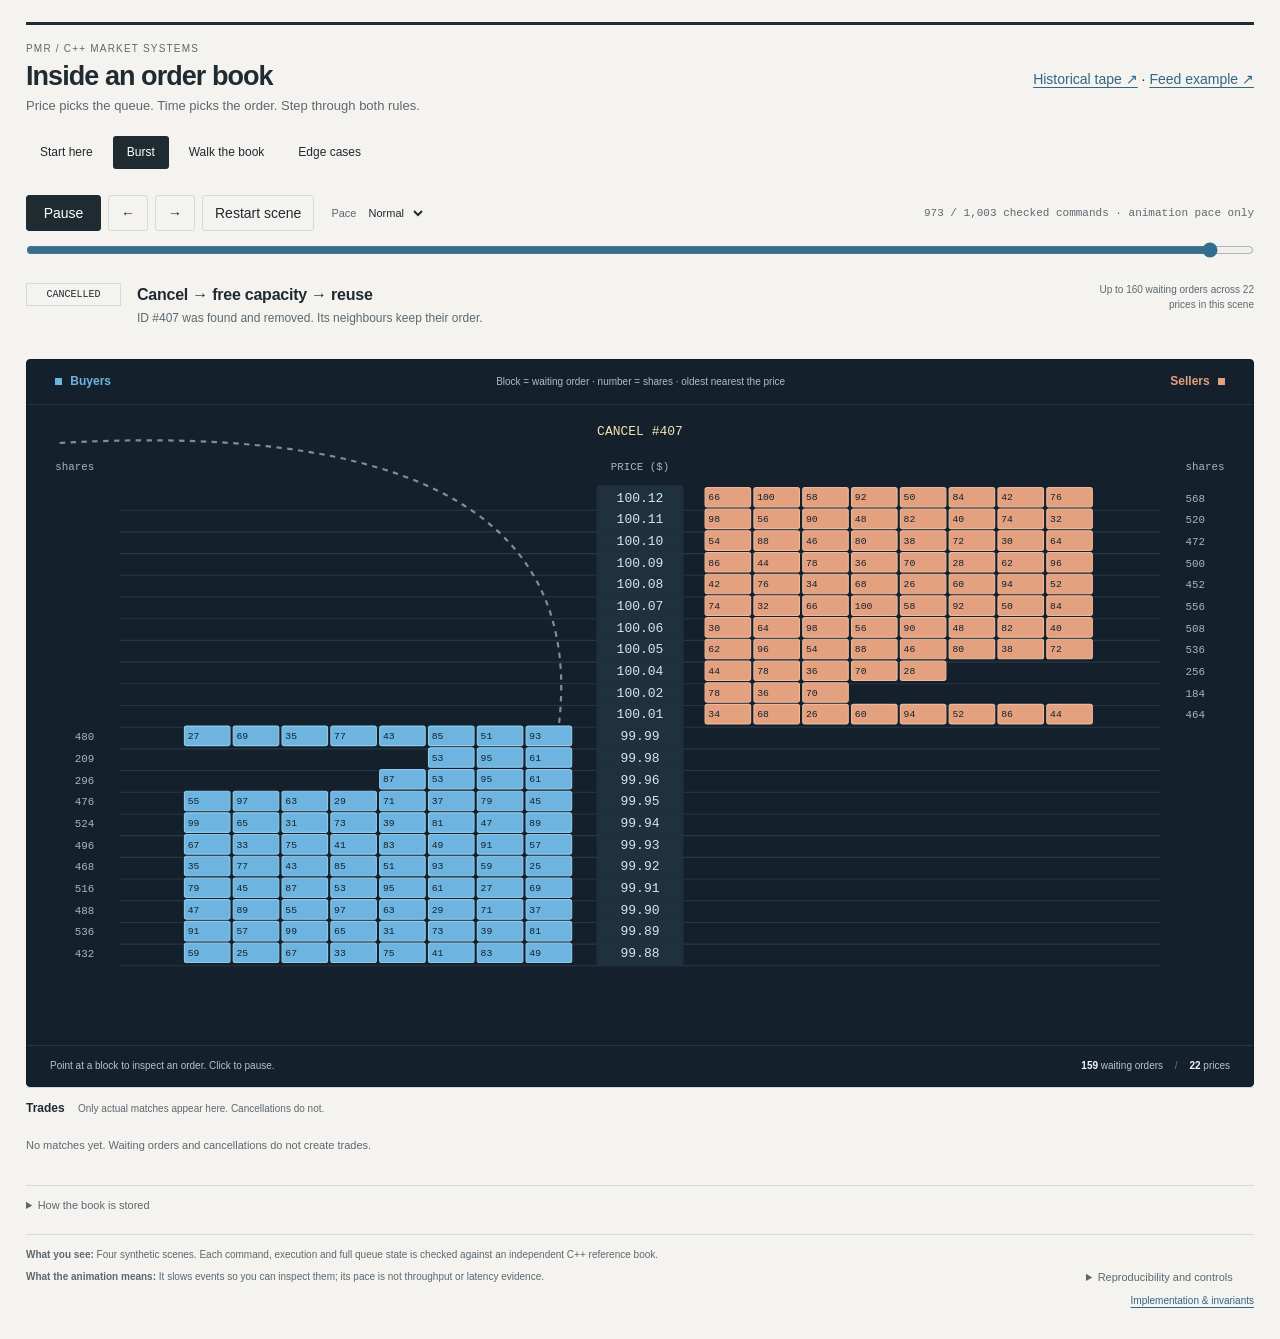
<file: docs/replay/index.html>
<!doctype html>
<html lang="en">
<head>
  <meta charset="utf-8"><meta name="viewport" content="width=device-width, initial-scale=1">
  <meta name="color-scheme" content="light">
  <title>Inside an order book — PMR</title>
  <link rel="stylesheet" href="style.css">
  <script defer src="book-data.js"></script><script defer src="replay.js"></script>
</head>
<body>
<main>
  <header><div><p class="eyebrow">PMR / C++ market systems</p><h1>Inside an order book</h1><p class="intro">Price picks the queue. Time picks the order. Step through both rules.</p></div><div><a href="tape.html">Historical tape ↗</a> · <a href="feed.html">Feed example ↗</a></div></header>
  <nav id="scenes" aria-label="Choose a demonstration"></nav>
  <section class="transport" aria-label="Playback controls">
    <button id="play" class="primary" type="button">Pause</button><button id="back" type="button" aria-label="Previous command">←</button><button id="next" type="button" aria-label="Next command">→</button><button id="restart" type="button">Restart scene</button>
    <label for="pace">Pace <select id="pace"><option value="0.25">Slow</option><option value="1" selected>Normal</option><option value="3">Fast</option></select></label>
    <span id="progress"></span><label class="sr-only" for="timeline">Command position</label><input id="timeline" type="range" min="0" max="1" value="0">
  </section>
  <section class="explanation" aria-live="polite" aria-atomic="true"><span id="status">C++ reference trace</span><div><h2 id="action">Loading the book…</h2><p id="reason">The browser shows recorded results. Matching happens in C++.</p></div><span id="scene-scale"></span></section>
  <section class="stage" aria-label="Animated order book">
    <div class="stage-top"><span><i class="buy-dot"></i> Buyers</span><span class="stage-key">Block = waiting order · number = shares · oldest nearest the price</span><span>Sellers <i class="sell-dot"></i></span></div>
    <div class="drawing"><svg id="book" viewBox="0 0 1100 590" role="group" aria-label="Waiting order queues grouped by price"><g id="rows"></g><g id="routes" aria-hidden="true"></g><g id="orders"></g><g id="effects" aria-hidden="true"></g></svg><p id="load-error" hidden></p></div>
    <div class="stage-bottom"><span id="inspect">Point at a block to inspect an order. Click to pause.</span><span><b id="live-count">0</b> waiting orders <i>/</i> <b id="price-count">0</b> prices</span></div>
  </section>
  <section class="trades" aria-label="Executed trades"><h2>Trades <span>Only actual matches appear here. Cancellations do not.</span></h2><div id="tape"></div></section>
  <details id="structure"><summary>How the book is stored</summary><div class="structure-grid"><div><h3>Sorted price indexes <span>best price at the right end</span></h3><div class="index-row"><span>Buy</span><div id="bid-index"></div></div><div class="index-row"><span>Sell</span><div id="ask-index"></div></div></div><div class="storage"><h3>Reserved order capacity</h3><div id="capacity-track"><i></i></div><p id="capacity"></p><p id="lookup">Cancel uses an ID lookup, then unlinks the queue entry.</p></div></div></details>
  <footer><p><strong>What you see:</strong> Four synthetic scenes. Each command, execution and full queue state is checked against an independent C++ reference book.</p><p><strong>What the animation means:</strong> It slows events so you can inspect them; its pace is not throughput or latency evidence.</p><details><summary>Reproducibility and controls</summary><p id="identity"></p><p>Each scene starts from a checked state. Playing continues to the next scene; pause, step or scrub to inspect. Reduced-motion preference starts playback paused.</p></details><a href="../engineering.md">Implementation &amp; invariants</a></footer>
  <noscript><p>JavaScript is required for the visualizer. See the <a href="../demo.txt">text matching example</a>.</p></noscript>
</main>
</body>
</html>
</file>
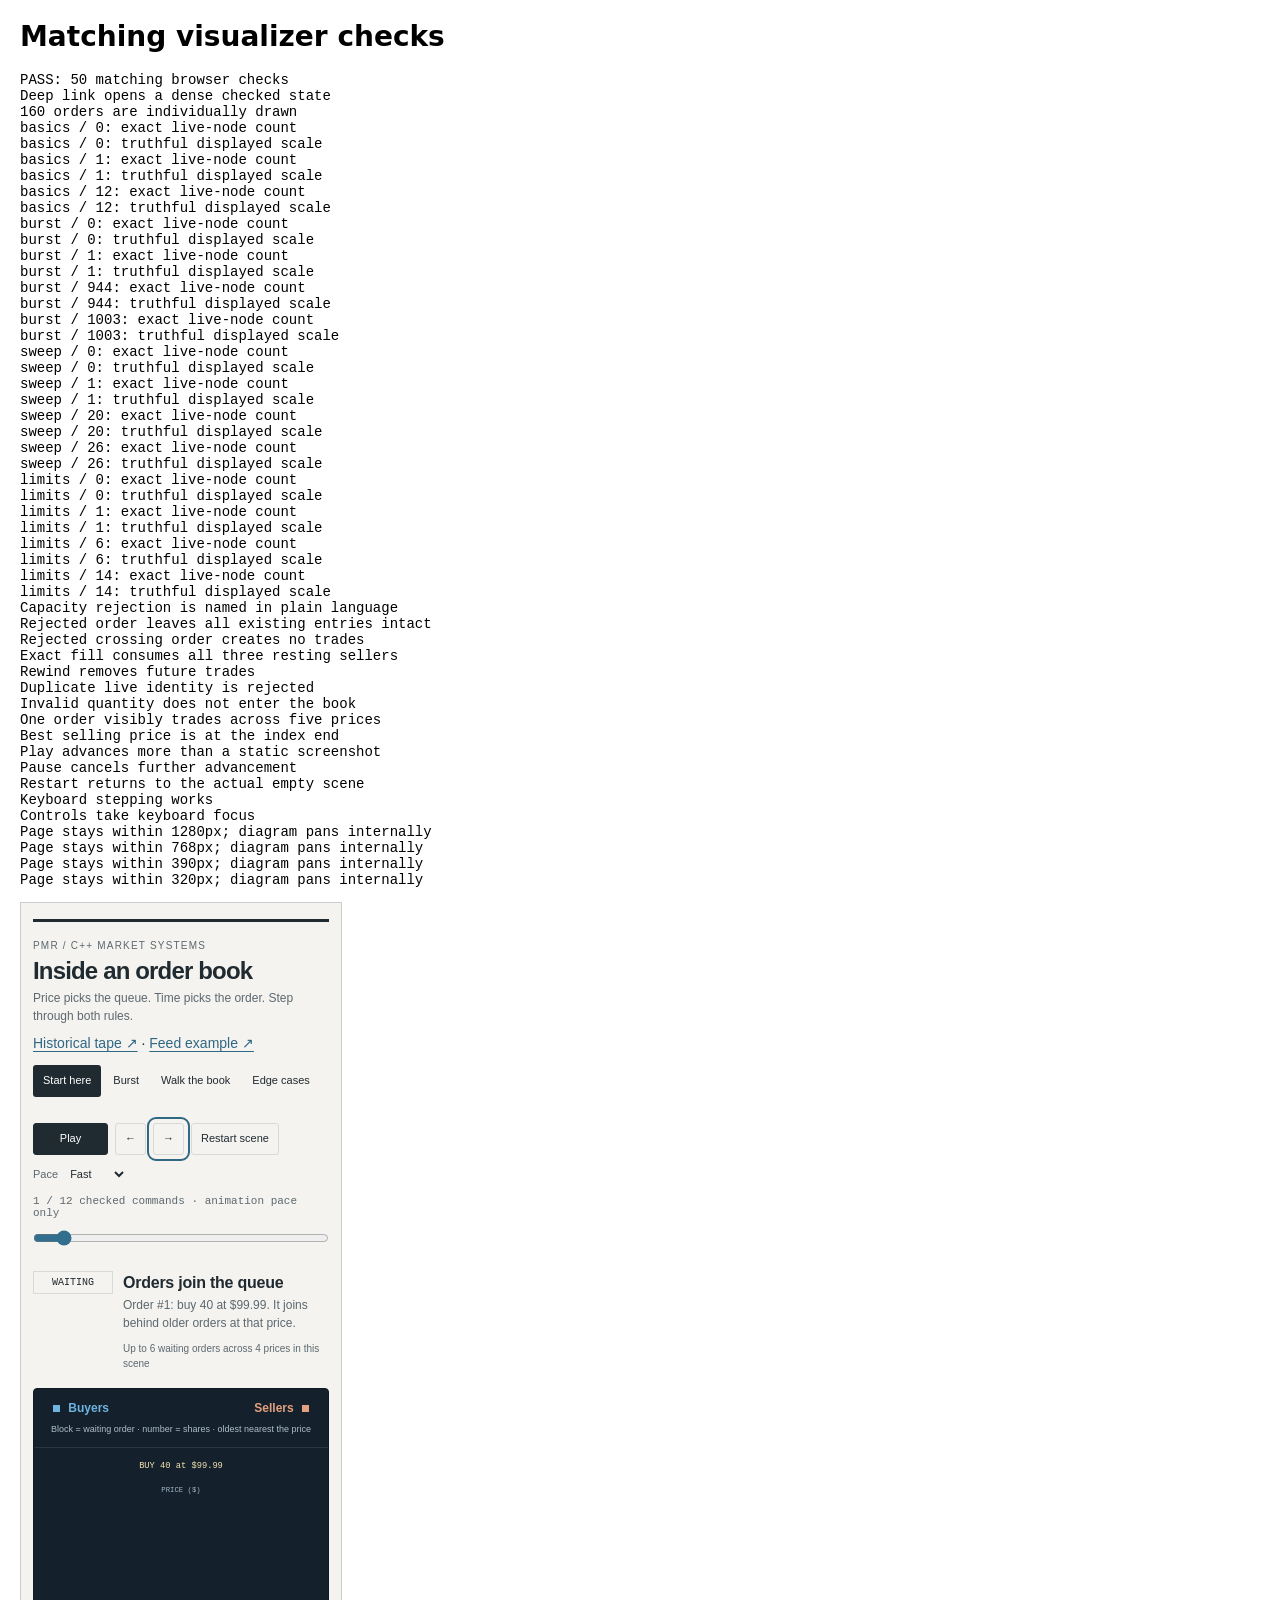
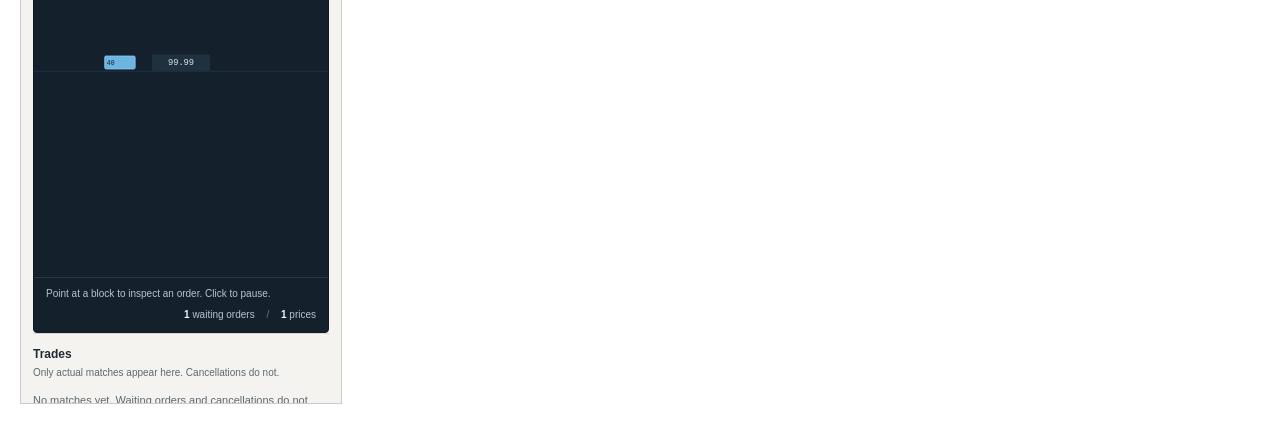
<file: tests/book_view_test.html>
<!doctype html>
<html lang="en">
<meta charset="utf-8"><meta name="viewport" content="width=device-width,initial-scale=1">
<title>Matching visualizer checks</title>
<style>body{font:14px system-ui;margin:20px}iframe{display:block;width:1280px;height:1100px;max-width:100%;border:1px solid #ccc}pre{white-space:pre-wrap}</style>
<h1>Matching visualizer checks</h1><pre id="result">RUNNING</pre><iframe id="view" title="Matching visualizer"></iframe>
<script>
"use strict";
const view=document.getElementById("view"), output=document.getElementById("result"), passed=[];
const check=(value,message)=>{if(!value)throw new Error(message);passed.push(message);};
const wait=ms=>new Promise(resolve=>setTimeout(resolve,ms));
view.addEventListener("load",async()=>{
 try{
  const w=view.contentWindow,d=view.contentDocument,$=id=>d.getElementById(id);
  const jump=n=>{$("timeline").value=n;$("timeline").dispatchEvent(new w.Event("input",{bubbles:true}));};
  const select=key=>d.querySelector(`button[data-scene="${key}"]`).click();
  const index=()=>Number(d.body.dataset.frame);
  check(d.body.dataset.scene==="burst"&&index()===944,"Deep link opens a dense checked state");
  check($("orders").querySelectorAll('[data-live="true"]').length===160,"160 orders are individually drawn");
  for(const scene of w.MSIM_BOOK.cases){
   select(scene.key);
   for(const n of [...new Set([0,1,scene.initial,scene.frames.length])]){
    jump(n);
    const expected=new Map();
    for(const f of scene.frames.slice(0,n)){f.remove.forEach(id=>expected.delete(id));f.updates.forEach(o=>expected.set(o[0],o));}
    check($("orders").querySelectorAll('[data-live="true"]').length===expected.size,`${scene.key} / ${n}: exact live-node count`);
    check(Number($("live-count").textContent.replaceAll(",",""))===expected.size,`${scene.key} / ${n}: truthful displayed scale`);
   }
  }
  select("limits");jump(6);
  const before=[...$("orders").querySelectorAll('[data-live="true"]')].map(n=>n.dataset.ref).sort().join();
  jump(7);
  check($("status").textContent==="NO ROOM","Capacity rejection is named in plain language");
  check([...$("orders").querySelectorAll('[data-live="true"]')].map(n=>n.dataset.ref).sort().join()===before,"Rejected order leaves all existing entries intact");
  check(!$("tape").querySelector(".trade"),"Rejected crossing order creates no trades");
  jump(8);check($("tape").querySelectorAll(".trade").length===3,"Exact fill consumes all three resting sellers");
  jump(7);check(!$("tape").querySelector(".trade"),"Rewind removes future trades");
  jump(10);check($("status").textContent==="DUPLICATE ID","Duplicate live identity is rejected");
  jump(12);check($("status").textContent==="BAD QUANTITY","Invalid quantity does not enter the book");
  select("sweep");jump(21);
  check($("tape").querySelectorAll(".trade").length===5,"One order visibly trades across five prices");
  const prices=[...$("ask-index").children].map(n=>Number(n.textContent));
  check(prices.at(-1)===Math.min(...prices),"Best selling price is at the index end");
  select("basics");jump(0);$("pace").value="3";$("play").click();await wait(240);$("play").click();
  const stopped=index();check(stopped>0,"Play advances more than a static screenshot");await wait(240);check(index()===stopped,"Pause cancels further advancement");
  $("restart").click();check(index()===0,"Restart returns to the actual empty scene");
  d.body.dispatchEvent(new w.KeyboardEvent("keydown",{key:"ArrowRight",bubbles:true}));check(index()===1,"Keyboard stepping works");
  $("next").focus();check(d.activeElement===$("next"),"Controls take keyboard focus");
  for(const width of [1280,768,390,320]){view.style.width=width+"px";await wait(30);check(d.documentElement.scrollWidth<=d.documentElement.clientWidth+1,`Page stays within ${width}px; diagram pans internally`);}
  if(w.matchMedia("(prefers-reduced-motion: reduce)").matches)check(w.getComputedStyle($("orders").querySelector(".node")).transitionDuration==="0s","Reduced motion removes node transitions");
  output.textContent=`PASS: ${passed.length} matching browser checks\n`+passed.join("\n");document.title="PASS — Matching visualizer checks";
 }catch(error){output.textContent="FAIL: "+error.stack+"\n"+passed.join("\n");document.title="FAIL — Matching visualizer checks";}
});
view.src="../docs/replay/index.html#burst-944";
</script>
</html>
</file>
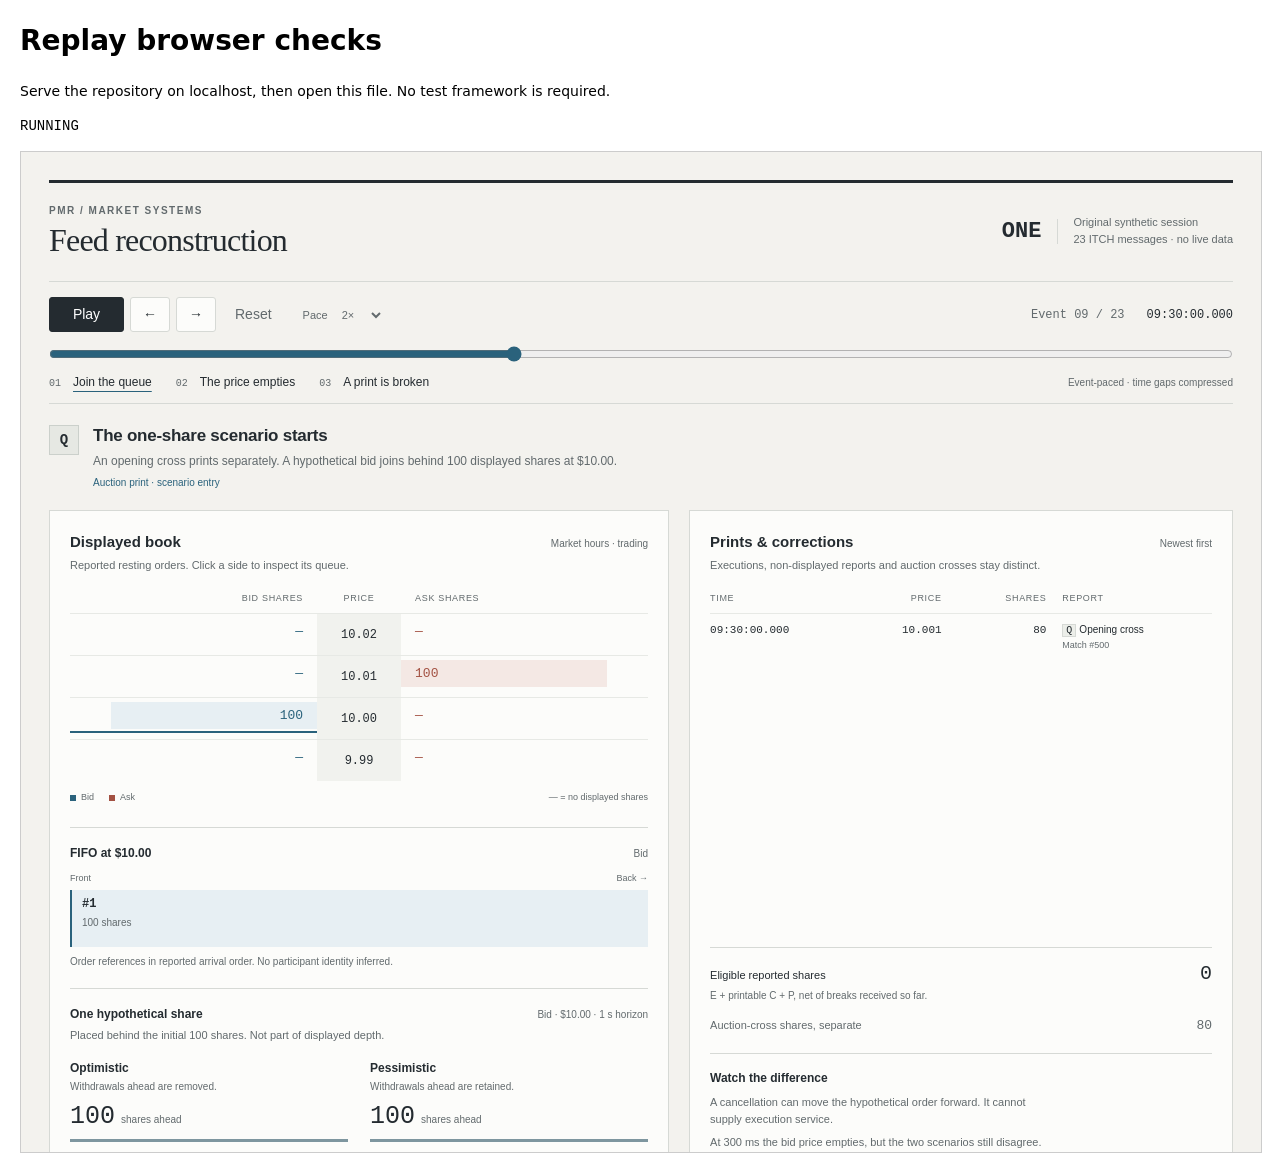
<file: tests/replay_view_test.html>
<!doctype html>
<html lang="en">
<meta charset="utf-8">
<meta name="viewport" content="width=device-width, initial-scale=1">
<title>Replay browser checks</title>
<style>body{font:14px/1.5 system-ui;margin:20px}iframe{display:block;border:1px solid #ccc;width:1280px;height:1000px;max-width:100%}pre{white-space:pre-wrap}</style>
<h1>Replay browser checks</h1>
<p>Serve the repository on localhost, then open this file. No test framework is required.</p>
<pre id="result">RUNNING</pre>
<iframe id="view" title="Replay under test"></iframe>
<script>
"use strict";
const view = document.getElementById("view"), result = document.getElementById("result");
const passed = [];
function check(value, message) { if (!value) throw new Error(message); passed.push(message); }
function wait(ms) { return new Promise(resolve => setTimeout(resolve,ms)); }
view.addEventListener("load", async () => {
  try {
    const w = view.contentWindow, d = view.contentDocument, $ = id => d.getElementById(id);
    const jump = n => { $("timeline").value = n; $("timeline").dispatchEvent(new w.Event("input",{bubbles:true})); };
    const state = () => Number($("replay").dataset.frame);
    check(state() === 9, "Opens at the scenario entry");
    $("next").click();
    check(state() === 10 && $("queue-orders").children.length === 2, "Next reveals FIFO arrival behind reference #1");
    $("next").click();
    check($("optimistic").querySelector("strong").textContent === "10" && $("pessimistic").querySelector("strong").textContent === "100", "Cancellation separates scenario shares ahead");
    $("next").click();
    check($("optimistic").querySelector(".outcome").textContent.includes("no excess service"), "Reaching the front alone is not an opportunity");
    $("next").click();
    check(!$("queue-orders").querySelector(".order") && $("optimistic").classList.contains("opportunity") && !$("pessimistic").classList.contains("opportunity"), "Empty displayed price and model opportunity remain distinct");
    jump(15);
    check($("eligible-shares").textContent === "37" && !d.querySelector('[data-match="102"]').classList.contains("broken"), "P report prints without a future correction leak");
    const orders = $("queue-orders").textContent;
    jump(18);
    check($("eligible-shares").textContent === "31" && d.querySelector('[data-match="102"]').classList.contains("broken"), "Break strikes the original print and corrects eligible volume");
    check($("queue-orders").textContent !== orders && $("queue-orders").textContent.includes("4 shares"), "Only the intervening E changes remaining displayed quantity");
    const after = $("queue-orders").textContent;
    jump(17);
    check($("queue-orders").textContent === after && !d.querySelector('[data-match="102"]').classList.contains("broken"), "Rewinding a correction restores the tape, not book quantity");
    jump(16);
    check($("scenario-clock").textContent.includes("horizon complete"), "Later events cannot extend the one-second scenario");
    d.querySelector('.side[data-side="S"][data-price="100100"]').click();
    check($("queue-orders").querySelector('[data-ref="2"]') !== null, "Selecting the ask shows its actual order reference");
    $("reset").click();
    check(state() === 9 && $("queue-side").textContent === "Bid", "Reset restores entry and bid selection");
    for (const frame of w.MSIM_REPLAY.frames) {
      jump(frame.ordinal);
      check(state() === frame.ordinal && $("event-title").textContent === frame.title && $("prints").children.length === frame.tape.length, `Snapshot ${frame.ordinal} renders exactly`);
    }
    check($("next").disabled && $("cross-shares").textContent === "160", "Terminal frame disables forward stepping and keeps auction volume separate");
    jump(0);
    check($("previous").disabled && $("prints").children.length === 0 && !$("empty-tape").hidden, "Initial frame has an empty book/tape and no backward step");
    d.body.dispatchEvent(new w.KeyboardEvent("keydown",{key:"ArrowRight",bubbles:true}));
    check(state() === 1, "Keyboard right arrow advances from the page");
    $("next").focus();
    check(d.activeElement === $("next"), "Controls accept keyboard focus");
    jump(22);
    $("speed").value = "2";
    $("play").click();
    await wait(800);
    check(state() === 23 && $("play").textContent === "Play", "Playback stops at the terminal frame");
    $("reset").click();
    $("play").click();
    $("play").click();
    await wait(700);
    check(state() === 9, "Pause cancels pending advancement");
    for (const width of [1280,768,390,320]) {
      view.style.width = width + "px";
      await wait(40);
      check(d.documentElement.scrollWidth <= d.documentElement.clientWidth + 1, `No horizontal overflow at ${width}px`);
    }
    if (w.matchMedia("(prefers-reduced-motion: reduce)").matches) {
      check(w.getComputedStyle(d.querySelector(".side i")).transitionDuration === "0s", "Reduced-motion preference removes transitions");
    }
    result.textContent = `PASS: ${passed.length} browser checks\n` + passed.join("\n");
    document.title = "PASS — Replay browser checks";
  } catch (error) {
    result.textContent = "FAIL: " + error.stack + "\nPassed:\n" + passed.join("\n");
    document.title = "FAIL — Replay browser checks";
  }
});
view.src = "../docs/replay/feed.html";
</script>
</html>
</file>
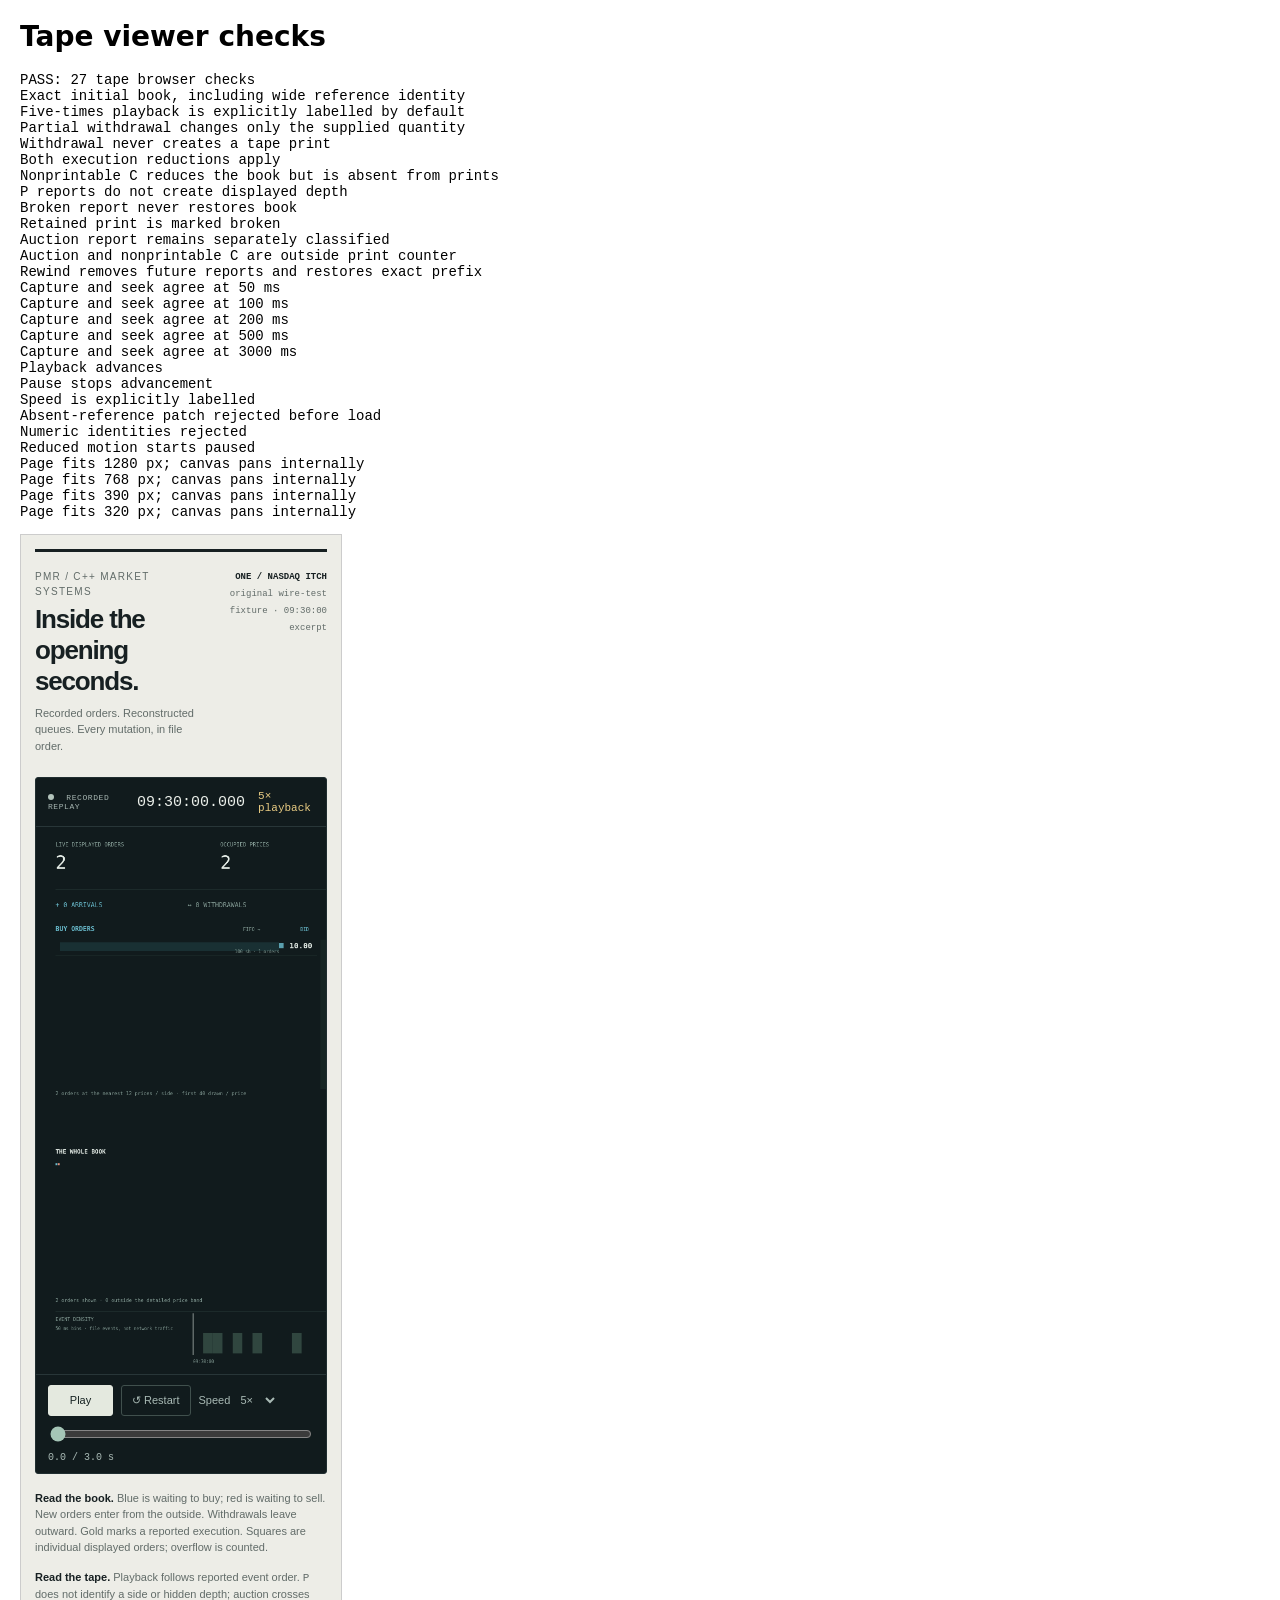
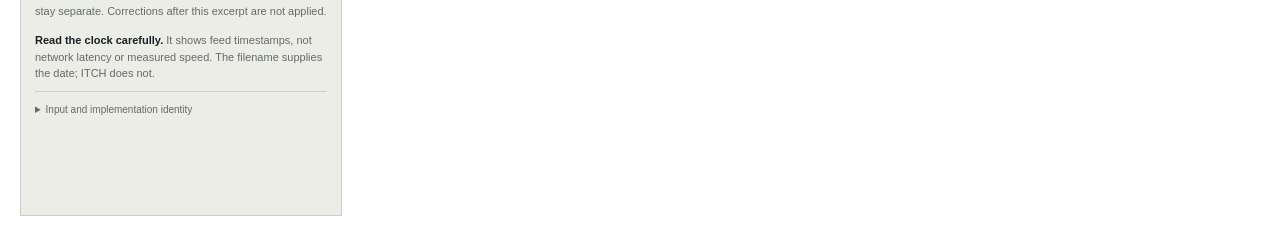
<file: tests/tape_view_test.html>
<!doctype html>
<html lang="en"><meta charset="utf-8"><meta name="viewport" content="width=device-width,initial-scale=1"><title>Tape viewer checks</title>
<style>body{font:14px system-ui;margin:20px}iframe{width:1280px;max-width:100%;height:1280px;border:1px solid #ccc}pre{white-space:pre-wrap}</style>
<h1>Tape viewer checks</h1><pre id="result">RUNNING</pre><iframe id="view" title="Tape viewer" src="../docs/replay/tape.html"></iframe>
<script>
'use strict';
const view=document.getElementById('view'),passed=[],wait=ms=>new Promise(resolve=>setTimeout(resolve,ms));
const check=(v,m)=>{if(!v)throw Error(m);passed.push(m);};
view.addEventListener('load',async()=>{try{
 const w=view.contentWindow,d=view.contentDocument,$=id=>d.getElementById(id),api=w.PMR_TAPE,start=34200000000000;
 const event=(n,t,k,extra={})=>({n,t,raw_ns:start+t,k,updates:[],removes:[],qty:0,price:0,execution_price:0,match:'0',side:'-',printable:'-',code:'-',...extra});
 const payload={schema:1,verified:true,stock:'ONE',date_label:'original wire-test fixture',start_ns:start,end_ns:start+3e9,input_sha256:'0'.repeat(64),input_bytes:710,source_id:'test',executable_sha256:'test',playback_speed:5,clock_regressions:0,initial:[['9007199254740993','B',100000,100],['2','S',100100,100]],events:[
 event(1,50e6,'A',{updates:[['3','B',100000,20]],side:'B',price:100000,qty:20}),
 event(2,100e6,'X',{updates:[['9007199254740993','B',100000,10]],side:'B',price:100000,qty:90}),
 event(3,200e6,'E',{removes:['9007199254740993'],side:'B',price:100000,qty:10,printable:'Y',match:'100'}),
 event(4,300e6,'C',{removes:['3'],side:'B',price:100000,execution_price:99999,qty:20,printable:'N',match:'101'}),
 event(5,500e6,'P',{price:100000,qty:7,match:'102'}),event(6,2100e6,'B',{match:'102'}),event(7,2200e6,'Q',{price:100010,qty:80,match:'500',code:'O'})]};
 api.load(payload);api.seek(0);check(api.state().orders.length===2,'Exact initial book, including wide reference identity');check($('speed-label').textContent==='5× playback','Five-times playback is explicitly labelled by default');
 api.seek(100);check(api.state().orders.find(o=>o[0]==='9007199254740993')[3]===10,'Partial withdrawal changes only the supplied quantity');check(api.state().tape.length===0,'Withdrawal never creates a tape print');
 api.seek(300);check(api.state().orders.length===1,'Both execution reductions apply');check(api.state().tape.length===1,'Nonprintable C reduces the book but is absent from prints');
 api.seek(500);check(api.state().orders.length===1&&api.state().tape[0].k==='P','P reports do not create displayed depth');
 api.seek(2200);check(api.state().orders.length===1,'Broken report never restores book');check(api.state().tape.find(p=>p.match==='102'&&p.k==='P').broken,'Retained print is marked broken');check(api.state().tape[0].k==='Q','Auction report remains separately classified');check(api.state().counts.prints===2,'Auction and nonprintable C are outside print counter');
 api.seek(0);check(api.state().tape.length===0&&api.state().orders.length===2,'Rewind removes future reports and restores exact prefix');
 for(const ms of [50,100,200,500,3000]){api.frame(ms);const a=api.state();api.seek(ms);check(JSON.stringify(a.orders)===JSON.stringify(api.state().orders),'Capture and seek agree at '+ms+' ms');}
 $('restart').click();$('play').click();await wait(180);$('play').click();const stopped=api.state().cursor;check(stopped>0,'Playback advances');await wait(100);check(api.state().cursor===stopped,'Pause stops advancement');
 $('speed').value='10';$('speed').dispatchEvent(new w.Event('change'));check($('speed-label').textContent==='10× playback','Speed is explicitly labelled');
 const bad=JSON.parse(JSON.stringify(payload));bad.events[0].removes=['missing'];let refused=false;try{api.load(bad);}catch(e){refused=true;}check(refused,'Absent-reference patch rejected before load');
 const unsafe=JSON.parse(JSON.stringify(payload));unsafe.initial[0][0]=9007199254740993;refused=false;try{api.load(unsafe);}catch(e){refused=true;}check(refused,'Numeric identities rejected');
 api.load(payload);check(api.state().playing===!w.matchMedia('(prefers-reduced-motion: reduce)').matches,'Reduced motion starts paused');api.seek(0);
 for(const width of [1280,768,390,320]){view.style.width=width+'px';await wait(20);check(d.documentElement.scrollWidth<=d.documentElement.clientWidth+1,'Page fits '+width+' px; canvas pans internally');}
 document.getElementById('result').textContent='PASS: '+passed.length+' tape browser checks\n'+passed.join('\n');document.title='PASS — Tape viewer checks';
}catch(e){document.getElementById('result').textContent='FAIL: '+e.stack+'\n'+passed.join('\n');document.title='FAIL — Tape viewer checks';}});
</script></html>
</file>
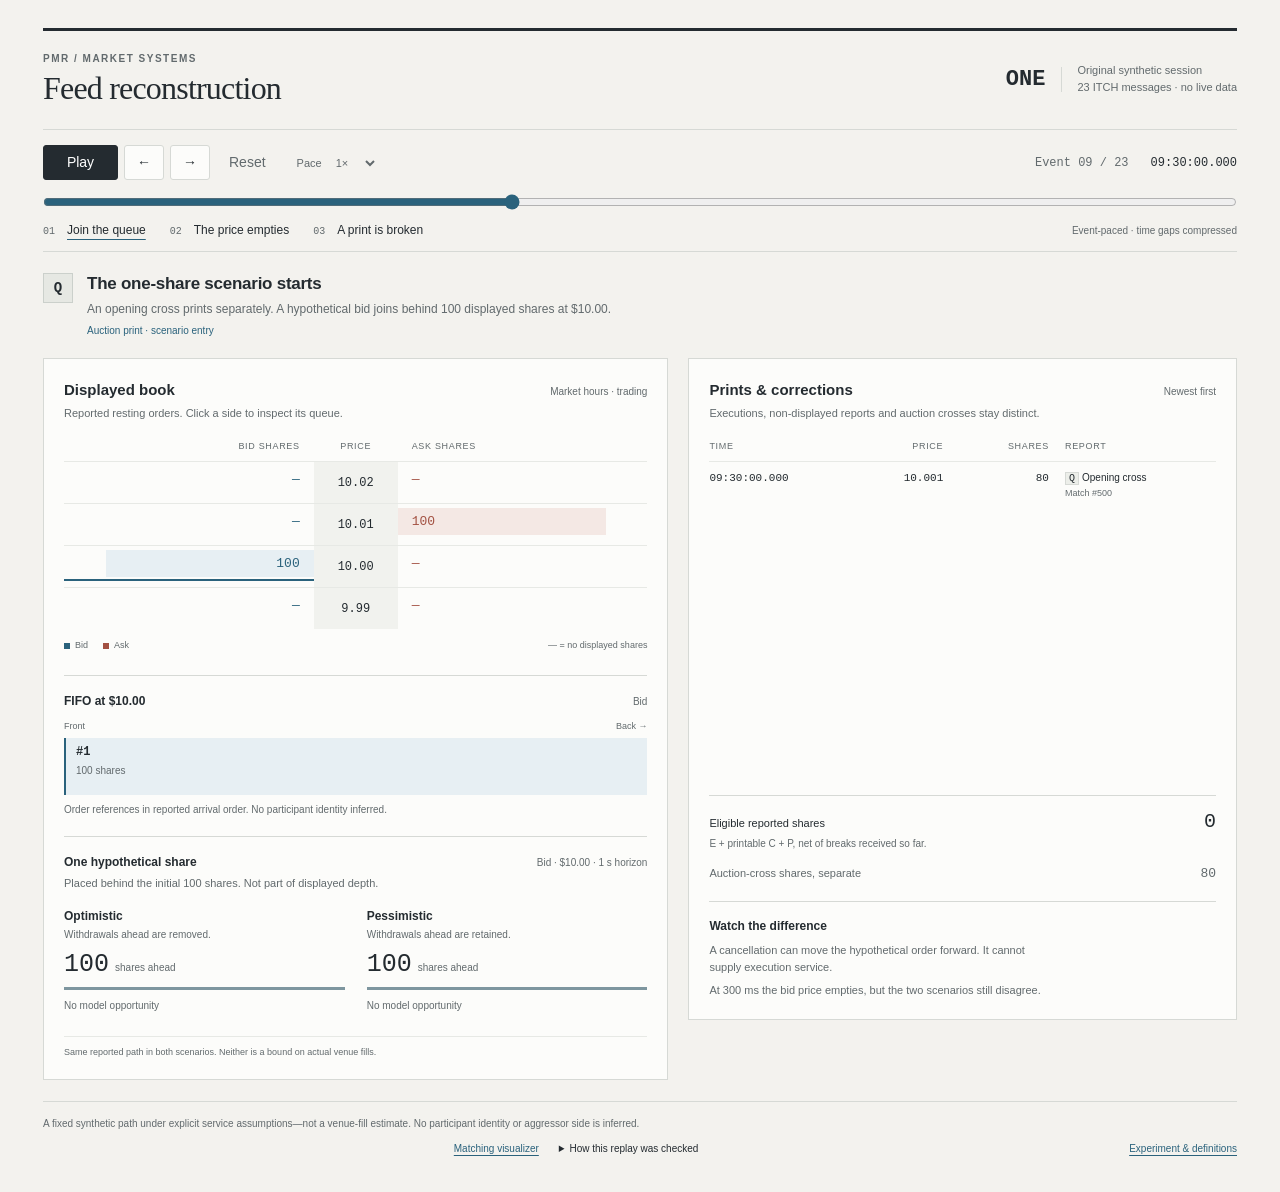
<file: docs/replay/feed.html>
<!doctype html>
<html lang="en">
<head>
  <meta charset="utf-8">
  <meta name="viewport" content="width=device-width, initial-scale=1">
  <meta name="color-scheme" content="light">
  <title>Feed reconstruction — PMR</title>
  <link rel="stylesheet" href="feed.css">
  <script defer src="demo-data.js"></script>
  <script defer src="feed.js"></script>
</head>
<body>
  <a class="skip" href="#controls">Skip to replay controls</a>
  <main id="replay">
    <header class="masthead">
      <div><p class="eyebrow">PMR / Market systems</p><h1>Feed reconstruction</h1></div>
      <div class="instrument"><strong>ONE</strong><span>Original synthetic session<br>23 ITCH messages · no live data</span></div>
    </header>

    <section id="controls" class="controls" aria-label="Replay controls">
      <div class="transport">
        <button id="play" class="primary" type="button">Play</button>
        <button id="previous" type="button" aria-label="Previous event">←</button>
        <button id="next" type="button" aria-label="Next event">→</button>
        <button id="reset" class="quiet" type="button">Reset</button>
        <label class="speed">Pace <select id="speed"><option value="0.5">0.5×</option><option value="1" selected>1×</option><option value="2">2×</option></select></label>
      </div>
      <div class="position"><span id="event-count">Event — / 23</span><time id="clock">—</time></div>
      <label class="sr-only" for="timeline">Event position</label>
      <input id="timeline" type="range" min="0" max="23" value="9" step="1">
      <div class="chapters" role="group" aria-label="Jump to a moment">
        <button type="button" data-frame="9">01 <span>Join the queue</span></button>
        <button type="button" data-frame="13">02 <span>The price empties</span></button>
        <button type="button" data-frame="18">03 <span>A print is broken</span></button>
        <span class="pace-note">Event-paced · time gaps compressed</span>
      </div>
    </section>

    <section class="event" aria-label="Current event">
      <span id="event-kind" class="event-kind">Q</span>
      <div><h2 id="event-title">Loading replay…</h2><p id="event-note">This page displays snapshots exported from the checked demonstration.</p></div>
      <span id="event-flow" class="flow"></span>
    </section>

    <div class="workspace">
      <section class="book panel" aria-labelledby="book-title">
        <div class="panel-heading"><h2 id="book-title">Displayed book</h2><span id="market-state" class="small-label">Market hours</span></div>
        <p class="panel-intro">Reported resting orders. Click a side to inspect its queue.</p>
        <div class="ladder" role="table" aria-label="Displayed price ladder">
          <div class="ladder-head" role="row"><span role="columnheader">Bid shares</span><span role="columnheader">Price</span><span role="columnheader">Ask shares</span></div>
          <div id="levels" role="rowgroup"></div>
        </div>
        <div class="book-key"><span><i class="bid-key"></i> Bid</span><span><i class="ask-key"></i> Ask</span><span>— = no displayed shares</span></div>
        <section class="queue" aria-labelledby="queue-title">
          <div class="queue-heading"><h3 id="queue-title">FIFO at $10.00</h3><span id="queue-side" class="small-label">Bid</span></div>
          <div class="queue-direction"><span>Front</span><span>Back →</span></div>
          <div id="queue-orders" class="queue-orders"></div>
          <p id="queue-caption" class="queue-caption"></p>
        </section>
        <section class="scenario" aria-labelledby="scenario-title">
          <div class="queue-heading"><h3 id="scenario-title">One hypothetical share</h3><span class="small-label">Bid · $10.00 · 1 s horizon</span></div>
          <p class="panel-intro">Placed behind the initial 100 shares. Not part of displayed depth.</p>
          <div class="scenario-grid">
            <div class="scenario-arm" id="optimistic"><h4>Optimistic</h4><p class="assumption">Withdrawals ahead are removed.</p><p class="ahead"><strong>100</strong><span>shares ahead</span></p><div class="ahead-track"><i></i></div><p class="outcome">Waiting for execution service</p></div>
            <div class="scenario-arm" id="pessimistic"><h4>Pessimistic</h4><p class="assumption">Withdrawals ahead are retained.</p><p class="ahead"><strong>100</strong><span>shares ahead</span></p><div class="ahead-track"><i></i></div><p class="outcome">Waiting for execution service</p></div>
          </div>
          <p id="scenario-clock" class="scenario-clock">Scenario starts at market open.</p>
        </section>
      </section>

      <section class="tape panel" aria-labelledby="tape-title">
        <div class="panel-heading"><h2 id="tape-title">Prints &amp; corrections</h2><span class="small-label">Newest first</span></div>
        <p class="panel-intro">Executions, non-displayed reports and auction crosses stay distinct.</p>
        <div class="tape-scroll">
          <table><caption class="sr-only">Reported trade tape at the current event</caption><thead><tr><th scope="col">Time</th><th scope="col">Price</th><th scope="col">Shares</th><th scope="col">Report</th></tr></thead><tbody id="prints"></tbody></table>
          <p id="empty-tape" class="empty-tape">No reported trades yet.</p>
        </div>
        <div class="ledger">
          <div><span>Eligible reported shares</span><strong id="eligible-shares">0</strong></div>
          <p>E + printable C + P, net of breaks received so far.</p>
          <div class="cross-total"><span>Auction-cross shares, separate</span><strong id="cross-shares">0</strong></div>
        </div>
        <aside class="reading-note"><h3>Watch the difference</h3><p>A cancellation can move the hypothetical order forward. It cannot supply execution service.</p><p>At 300 ms the bid price empties, but the two scenarios still disagree.</p></aside>
      </section>
    </div>

    <footer>
      <p>A fixed synthetic path under explicit service assumptions—not a venue-fill estimate. No participant identity or aggressor side is inferred.</p>
      <a href="index.html">Matching visualizer</a>
      <details><summary>How this replay was checked</summary><p>Every displayed transition comes from checked C++ observations of the original 710-byte session. An independent raw-byte reconstruction agrees. Scenario states come from the research calculation; the browser only renders snapshots.</p><p>Printable <code>E/C</code> executions appear on the tape. <code>P</code> has no known-side displayed queue service. <code>Q</code> stays an auction report. A broken-trade correction changes accounting; it does not restore displayed orders.</p><p>This is a fixed demonstration. Gaps between session events are compressed; animation is not latency. Use the slider or arrow buttons to inspect all 23 messages.</p><p id="provenance" class="provenance"></p></details>
      <a href="../market-data.md">Experiment &amp; definitions</a>
    </footer>
    <p id="announcement" class="sr-only" aria-live="polite" aria-atomic="true"></p>
    <noscript><p class="load-error">JavaScript is needed for replay controls. The <a href="../market-data.md">written experiment</a> remains available.</p></noscript>
  </main>
</body>
</html>
</file>
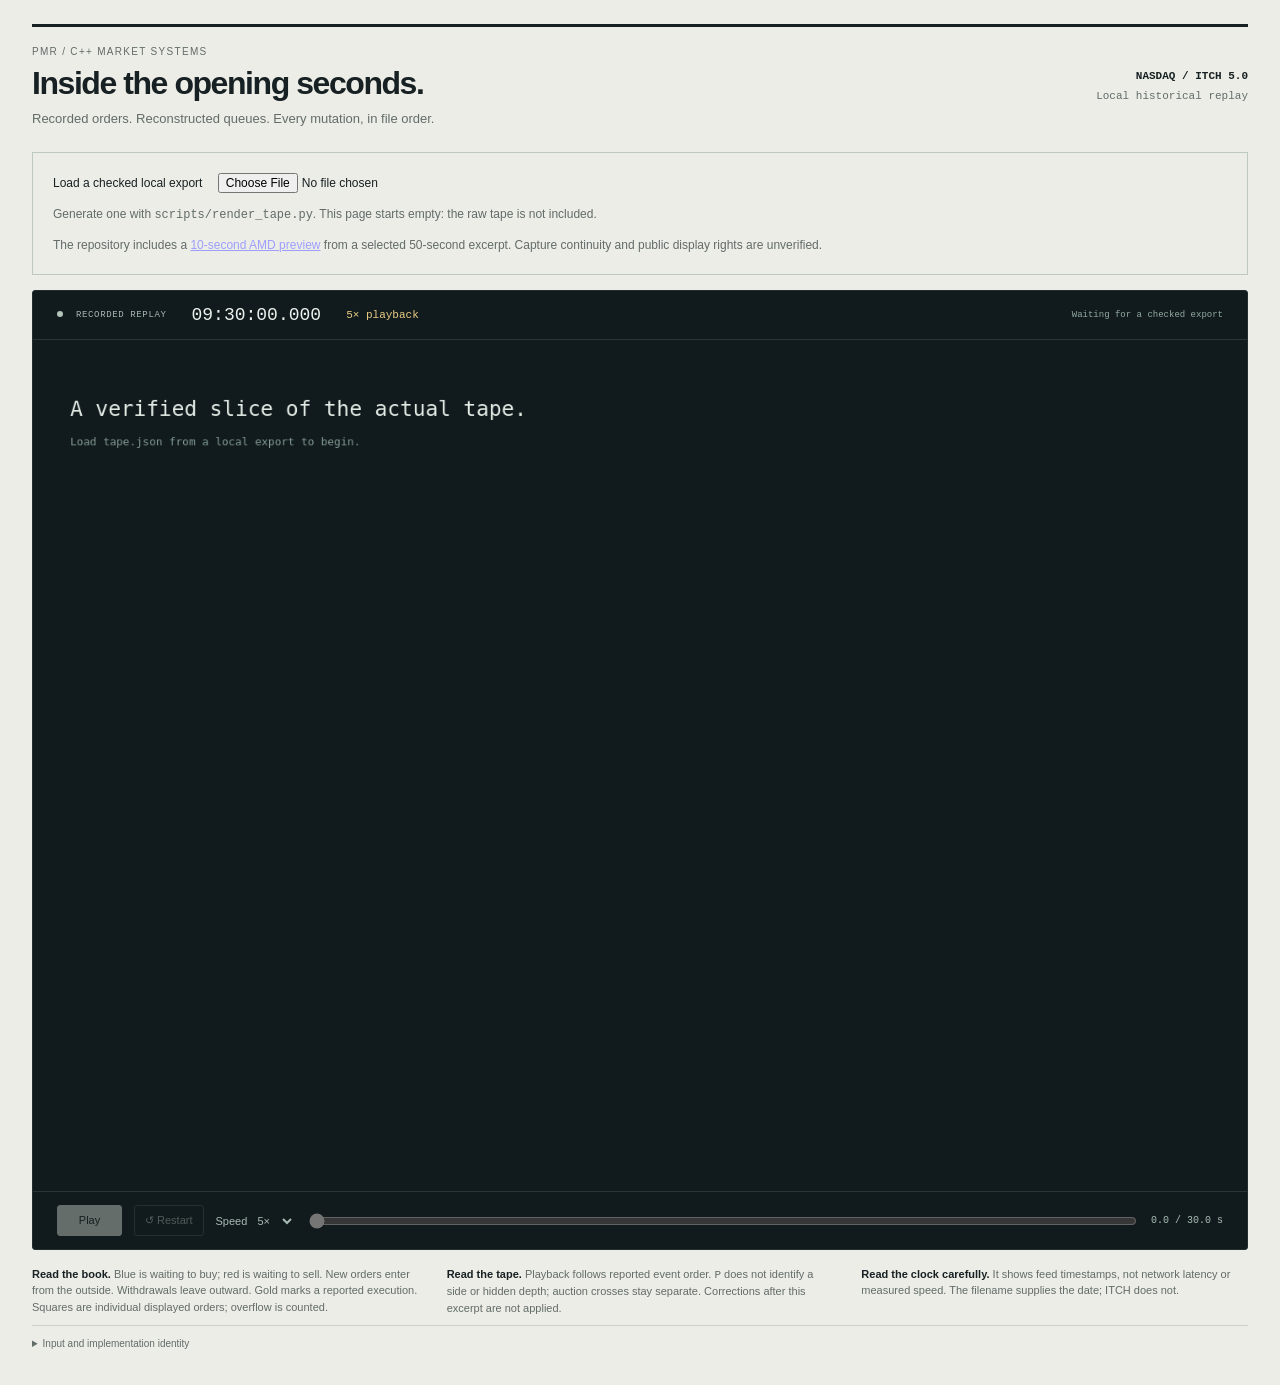
<file: docs/replay/tape.html>
<!doctype html>
<html lang="en">
<head>
  <meta charset="utf-8"><meta name="viewport" content="width=device-width, initial-scale=1">
  <meta name="color-scheme" content="dark"><title>Recorded order flow — PMR</title>
  <link rel="stylesheet" href="tape.css"><!-- LOCAL_DATA --><script defer src="tape.js"></script>
</head>
<body>
<main>
  <header><div><p class="eyebrow">PMR / C++ market systems</p><h1>Inside the opening seconds.</h1><p class="deck">Recorded orders. Reconstructed queues. Every mutation, in file order.</p></div><div class="source"><b id="symbol">NASDAQ / ITCH 5.0</b><span id="date">Local historical replay</span></div></header>
  <section id="loader"><label>Load a checked local export <input id="file" type="file" accept="application/json,.json"></label><p>Generate one with <code>scripts/render_tape.py</code>. This page starts empty: the raw tape is not included.</p><p>The repository includes a <a href="assets/amd-open-5x.mp4">10-second AMD preview</a> from a selected 50-second excerpt. Capture continuity and public display rights are unverified.</p></section>
  <p id="error" role="alert" hidden></p>
  <section class="instrument" aria-label="Historical displayed order book">
    <div class="readout"><span class="recorded"><i></i> RECORDED REPLAY</span><span id="banner-source"></span><time id="clock">09:30:00.000</time><span id="speed-label">5× playback</span><span class="proof" id="proof">Waiting for a checked export</span></div>
    <div class="canvas-wrap"><canvas id="scene" width="1440" height="1010" aria-label="Displayed price queues, order-flow counts and reported executions"></canvas></div>
    <div class="transport"><button id="play" type="button" disabled>Play</button><button id="restart" type="button" disabled>↺ Restart</button><label>Speed <select id="speed"><option value="1">1×</option><option value="3">3×</option><option value="5" selected>5×</option><option value="10">10×</option></select></label><label class="timeline-label" for="timeline">Excerpt position</label><input id="timeline" type="range" min="0" max="30000" value="0" disabled><span id="position">0.0 / 30.0 s</span></div>
  </section>
  <section class="caption"><p><b>Read the book.</b> Blue is waiting to buy; red is waiting to sell. New orders enter from the outside. Withdrawals leave outward. Gold marks a reported execution. Squares are individual displayed orders; overflow is counted.</p><p><b>Read the tape.</b> Playback follows reported event order. <code>P</code> does not identify a side or hidden depth; auction crosses stay separate. Corrections after this excerpt are not applied.</p><p><b>Read the clock carefully.</b> It shows feed timestamps, not network latency or measured speed. The filename supplies the date; ITCH does not.</p></section>
  <details><summary>Input and implementation identity</summary><p id="identity">No export loaded.</p><p>The initial book is rebuilt from the start of the input. Strict C++ replay and independent selected-symbol raw-byte reconstruction check the export.</p><p>The browser applies explicit order updates. It does not match orders or infer participants. A high-water display clock preserves file order through timestamp regressions.</p></details>
</main>
</body>
</html>
</file>
<file: docs/replay/style.css>
:root{--paper:#f4f3ef;--ink:#202a31;--muted:#5c6870;--line:#d7dad6;--blue:#6db4e0;--rust:#e4a17f;--stage:#14212c;--gold:#f1d27a}
*{box-sizing:border-box}body{margin:0;background:var(--paper);color:var(--ink);font:14px/1.45 -apple-system,BlinkMacSystemFont,"Segoe UI",sans-serif}main{max-width:1320px;padding:0 26px;margin:22px auto 30px}button,select,input{font:inherit}button,a,summary,select,input{touch-action:manipulation}button,summary,select{cursor:pointer}button{border:1px solid var(--line);border-radius:3px;background:transparent;color:inherit;padding:7px 12px}button:hover{background:#e5e8e3}button:disabled{opacity:.3;cursor:default}button:focus-visible,a:focus-visible,select:focus-visible,input:focus-visible,summary:focus-visible{outline:2px solid #306783;outline-offset:4px}a{color:#306783;text-underline-offset:3px}header{display:flex;justify-content:space-between;align-items:center;gap:20px;padding-bottom:20px;border-top:3px solid var(--ink);padding-top:17px}h1{font-size:27px;letter-spacing:-.035em;line-height:1.2;margin:3px 0 5px;font-weight:650}.eyebrow{font-size:10px;text-transform:uppercase;letter-spacing:.12em;color:var(--muted);margin:0}.intro{margin:0;color:var(--muted);font-size:13px}header>a{font-size:11px;white-space:nowrap}nav{display:flex;gap:6px;margin-bottom:13px;flex-wrap:wrap}nav button{font-size:12px;border-color:transparent;padding:7px 13px}nav button[aria-pressed=true]{background:var(--ink);color:white}.stage{background:var(--stage);color:#eef1f2;border-radius:4px;overflow:hidden;border:1px solid #0f1a23}.stage-top,.stage-bottom{display:flex;justify-content:space-between;align-items:center;gap:15px;padding:13px 23px;font-size:12px}.stage-top{border-bottom:1px solid #293642;font-weight:600}.stage-top>span:first-child{color:var(--blue)}.stage-top>span:last-child{color:var(--rust)}.stage-key{font-size:10px;font-weight:400;color:#aebdc9;text-align:center}.buy-dot,.sell-dot{display:inline-block;height:7px;width:7px;background:var(--blue);margin:0 5px}.sell-dot{background:var(--rust)}.drawing{position:relative}svg{display:block;width:100%;max-height:640px}svg text{font-family:ui-monospace,SFMono-Regular,Consolas,monospace}svg .price-label{font-size:12px;fill:#dce5eb}svg .price-bg{fill:#1f303e}svg .level-line{stroke:#263745;stroke-width:1}svg .queue-total{font-size:10px;fill:#a3b6c5}svg .level-row{transition:opacity 180ms}svg .node{transition:transform 135ms linear,opacity 180ms;cursor:pointer}svg .node rect{stroke-width:1;rx:2}svg .node.B rect{fill:var(--blue);stroke:#91c9eb}svg .node.S rect{fill:var(--rust);stroke:#edb89b}svg .node text{fill:#13202b;font-size:9px;pointer-events:none}svg .node:hover rect,svg .node:focus rect{fill:var(--gold);stroke:#fff}svg .node.exiting{opacity:0;pointer-events:none}svg .node.executed rect{fill:var(--gold);stroke:var(--gold)}svg .route{fill:none;stroke:var(--gold);stroke-width:2;opacity:.7;stroke-dasharray:5 5;animation:route 500ms linear infinite}svg .route.cancel{stroke:#adbdc9}svg .pulse{fill:none;stroke:var(--gold);stroke-width:2;animation:pulse 700ms ease-out forwards}svg .incoming{font-size:12px;fill:#f4e2af}svg .empty{font-size:16px;fill:#a5b5c2}.stage-bottom{border-top:1px solid #293642;color:#b6c4ce;font-size:10px;min-height:40px}.stage-bottom b{color:#f0f4f7;font-weight:600;font-variant-numeric:tabular-nums}.stage-bottom i{font-style:normal;margin:0 9px;color:#647787}.transport{display:flex;gap:7px;align-items:center;flex-wrap:wrap;padding:13px 0 10px}.primary{background:var(--ink);color:white;border-color:var(--ink);min-width:75px}.primary:hover{background:#344550}.transport label{font-size:11px;color:var(--muted);margin-left:10px}select{background:transparent;border:0;padding:5px;color:var(--ink)}#progress{margin-left:auto;font:11px ui-monospace,SFMono-Regular,Consolas,monospace;color:var(--muted)}#timeline{width:100%;accent-color:#326f8e;cursor:pointer;margin:4px 0}.explanation{display:grid;grid-template-columns:95px minmax(0,1fr) 180px;gap:16px;align-items:start;padding:11px 0 17px;min-height:87px}#status{font:10px ui-monospace,SFMono-Regular,Consolas,monospace;padding:5px 7px;border:1px solid var(--line);text-align:center;align-self:start}#status.rejected{color:#984332;border-color:#c99c8c;background:#f3e7e0}#action{margin:0;font-size:16px;font-weight:600;letter-spacing:-.015em}#reason{margin:3px 0 0;font-size:12px;color:var(--muted)}#scene-scale{font-size:10px;color:var(--muted);text-align:right}.trades{border-top:1px solid var(--line);padding:12px 0 16px}.trades h2{font-size:12px;margin:0 0 9px}.trades h2 span{font-size:10px;color:var(--muted);font-weight:400;margin-left:10px}#tape{display:flex;gap:8px;overflow-x:auto;min-height:42px;padding-bottom:3px}.trade{flex:0 0 auto;border-left:2px solid #c8ac5c;padding:3px 13px 3px 9px;font:12px ui-monospace,SFMono-Regular,Consolas,monospace}.trade small{display:block;font:9px -apple-system,BlinkMacSystemFont,"Segoe UI",sans-serif;color:var(--muted);margin-top:3px}.trade.new{animation:trade-in 350ms ease-out}.no-trades{color:var(--muted);font-size:11px;align-self:center}#structure{border-top:1px solid var(--line);padding:12px 0}summary{font-size:11px;color:var(--muted)}.structure-grid{display:grid;grid-template-columns:minmax(0,2fr) minmax(200px,1fr);gap:35px;margin-top:13px}.structure-grid h3{font-size:11px;font-weight:600;margin:0 0 8px}.structure-grid h3 span{font-size:9px;font-weight:400;color:var(--muted);margin-left:8px}.index-row{display:flex;align-items:center;gap:9px;font-size:10px;min-height:28px}.index-row>span{width:24px;color:var(--muted)}.index-row>div{display:flex;gap:3px;flex-wrap:wrap}.price-cell{font:9px ui-monospace,SFMono-Regular,Consolas,monospace;padding:3px 5px;background:#e2ebef;border:1px solid #ccdce4}.price-cell.best{border-bottom:2px solid #326f8e}.index-row:last-child .price-cell{background:#f0e5df;border-color:#e4cfc3}.index-row:last-child .price-cell.best{border-bottom-color:#a46240}#capacity-track{height:7px;background:#dde2dc;margin-top:13px}#capacity-track i{display:block;height:100%;background:#66849a;transition:width 130ms}#capacity-track.full i{background:#a46449}.storage p{font-size:10px;color:var(--muted);margin:7px 0 0}footer{display:flex;flex-wrap:wrap;gap:8px 20px;border-top:1px solid var(--line);padding-top:13px;margin-top:8px;font-size:10px;color:var(--muted)}footer>p{margin:0;width:100%;max-width:1040px}footer>a{margin-left:auto}footer details{max-width:900px}footer details p{overflow-wrap:anywhere;font-family:ui-monospace,SFMono-Regular,Consolas,monospace;font-size:9px}.sr-only{position:absolute;width:1px;height:1px;padding:0;margin:-1px;overflow:hidden;clip:rect(0,0,0,0);white-space:nowrap;border:0}#load-error{padding:40px;color:#f4c0a7}
.snap .node{transition:none}
@keyframes route{to{stroke-dashoffset:-20}}@keyframes pulse{from{r:4;opacity:1}to{r:26;opacity:0}}@keyframes trade-in{from{background:#ece6d3;transform:translateX(12px)}to{background:transparent;transform:none}}
@media(max-width:800px){main{padding:0 16px;margin-top:16px}header{align-items:flex-start}h1{font-size:24px}.intro{font-size:12px;max-width:430px}.stage-top{padding:11px 14px}.stage-key{max-width:240px}.explanation{grid-template-columns:80px 1fr;gap:10px}#scene-scale{grid-column:2;text-align:left}.structure-grid{gap:16px;grid-template-columns:1fr 1fr}svg{min-height:330px}#inspect{max-width:65%}}
@media(max-width:540px){main{padding:0 12px}header{flex-wrap:wrap;gap:8px;padding-bottom:12px}header>a{font-size:10px}.stage-key{display:none}.drawing{overflow-x:auto}.drawing svg{width:800px;max-width:none;min-height:0;height:429px}.stage-bottom{gap:7px;padding:9px 12px;align-items:flex-start;flex-wrap:wrap}.stage-bottom #inspect{max-width:100%;width:100%}.stage-bottom>span:last-child{margin-left:auto}nav{gap:2px}nav button{padding:7px 9px;font-size:11px}.transport button{font-size:11px;padding:7px 9px}.transport label{margin-left:0}#progress{width:100%;margin-top:2px}.explanation{min-height:120px}.trades h2 span{display:block;margin:3px 0 0}.structure-grid{grid-template-columns:1fr;gap:15px}.structure-grid h3 span{display:block;margin:3px 0 0}footer>a{margin-left:0}}
@media(prefers-reduced-motion:reduce){*,*::before,*::after{animation:none!important;transition:none!important}}
@media(max-width:540px){.stage-top{flex-wrap:wrap;gap:5px}.stage-key{display:block;order:3;width:100%;max-width:none;font-size:9px}}
</file>
<file: docs/replay/feed.css>
:root { color-scheme: light; --paper:#f3f2ee; --surface:#fcfcfa; --ink:#242b30; --muted:#626a6d; --line:#d6d9d5; --bid:#2a627c; --ask:#a35142; --bid-wash:#e7eff3; --ask-wash:#f4e8e4; --success:#426449; }
* { box-sizing:border-box; }
body { margin:0; background:var(--paper); color:var(--ink); font:14px/1.5 -apple-system,BlinkMacSystemFont,"Segoe UI",sans-serif; }
button,select,input { font:inherit; }
button,select { color:inherit; }
button { cursor:pointer; }
button:disabled { cursor:default; opacity:.35; }
button:focus-visible,select:focus-visible,input:focus-visible,summary:focus-visible,a:focus-visible { outline:2px solid var(--bid); outline-offset:4px; }
button { border:1px solid var(--line); border-radius:3px; background:var(--surface); padding:6px 12px; }
button:not(:disabled):hover { border-color:#8c979b; background:#eceeeb; }
button.primary { background:var(--ink); border-color:var(--ink); color:#fff; min-width:75px; }
button.primary:hover { background:#38434a; }
a { color:var(--bid); text-underline-offset:3px; }
main { max-width:1250px; margin:28px auto 36px; padding:0 28px; }
.masthead { border-top:3px solid var(--ink); padding:20px 0 22px; display:flex; align-items:center; justify-content:space-between; gap:20px; }
.eyebrow { margin:0 0 3px; font-size:10px; text-transform:uppercase; letter-spacing:.15em; color:var(--muted); font-weight:650; }
h1 { margin:0; font:32px/1.2 Georgia,"Times New Roman",serif; letter-spacing:-.025em; }
h2,h3,h4,p { margin:0; }
.instrument { display:flex; gap:15px; align-items:center; }
.instrument strong { font:600 22px ui-monospace,SFMono-Regular,Consolas,monospace; border-right:1px solid var(--line); padding-right:16px; }
.instrument span { color:var(--muted); font-size:11px; line-height:1.6; }
.controls { padding:15px 0 13px; border-top:1px solid var(--line); display:flex; gap:12px; flex-wrap:wrap; align-items:center; }
.transport { display:flex; flex-wrap:wrap; align-items:center; gap:6px; }
.quiet { background:transparent; border-color:transparent; color:var(--muted); }
.speed { font-size:11px; color:var(--muted); margin-left:12px; display:flex; align-items:center; gap:6px; }
select { border:0; background:transparent; padding:4px; }
.position { margin-left:auto; display:flex; gap:22px; align-items:center; font:12px ui-monospace,SFMono-Regular,Consolas,monospace; font-variant-numeric:tabular-nums; }
.position span { color:var(--muted); }
input[type=range] { width:100%; margin:2px 0 0; height:16px; cursor:pointer; accent-color:var(--bid); }
.chapters { width:100%; display:flex; align-items:center; gap:24px; }
.chapters button { border:0; background:none; border-radius:0; padding:1px 0; color:var(--muted); font:10px ui-monospace,SFMono-Regular,Consolas,monospace; }
.chapters button span { font:12px -apple-system,BlinkMacSystemFont,"Segoe UI",sans-serif; color:var(--ink); margin-left:6px; }
.chapters button[aria-current=true] span { text-decoration:underline; text-underline-offset:5px; text-decoration-color:var(--bid); }
.pace-note { margin-left:auto; color:var(--muted); font-size:10px; }
.event { display:grid; grid-template-columns:32px 1fr; column-gap:12px; border-top:1px solid var(--line); padding:19px 0 20px; min-height:104px; }
.event-kind { grid-row:1 / 3; margin-top:2px; display:grid; place-items:center; width:30px; height:30px; background:#e6e8e3; border:1px solid #cbd0cb; font:600 14px ui-monospace,SFMono-Regular,Consolas,monospace; }
.event h2 { font-size:17px; font-weight:600; letter-spacing:-.015em; }
.event p { font-size:12px; color:var(--muted); margin-top:3px; max-width:850px; }
.flow { font-size:10px; color:var(--bid); margin-top:5px; }
.workspace { display:grid; grid-template-columns:minmax(0,1.14fr) minmax(0,1fr); gap:20px; align-items:start; }
.panel { background:var(--surface); border:1px solid var(--line); padding:20px; min-width:0; }
.panel-heading,.queue-heading { display:flex; align-items:baseline; justify-content:space-between; gap:10px; }
.panel h2 { font-size:15px; font-weight:650; }
.small-label { color:var(--muted); font-size:10px; text-align:right; }
.panel-intro { color:var(--muted); font-size:11px; margin-top:4px; }
.ladder { margin-top:18px; }
.ladder-head,.level { display:grid; grid-template-columns:1fr 84px 1fr; }
.ladder-head { color:var(--muted); text-transform:uppercase; letter-spacing:.075em; font-size:9px; padding-bottom:8px; }
.ladder-head span:first-child { text-align:right; padding-right:14px; }
.ladder-head span:nth-child(2) { text-align:center; }
.ladder-head span:last-child { padding-left:14px; }
.level { min-height:42px; border-top:1px solid #e7e9e5; }
.level .price { display:grid; place-items:center; font:12px ui-monospace,SFMono-Regular,Consolas,monospace; font-variant-numeric:tabular-nums; background:#f1f2ee; }
.level .side { position:relative; overflow:hidden; border:0; border-radius:0; background:transparent; padding:10px 14px; font:13px ui-monospace,SFMono-Regular,Consolas,monospace; font-variant-numeric:tabular-nums; min-width:0; }
.level .side span { position:relative; z-index:1; }
.level .side.bid { text-align:right; color:var(--bid); }
.level .side.ask { text-align:left; color:var(--ask); }
.level .side i { position:absolute; top:4px; bottom:4px; min-width:0; transition:width 340ms ease; }
.level .side.bid i { right:0; background:var(--bid-wash); }
.level .side.ask i { left:0; background:var(--ask-wash); }
.level .side.selected { box-shadow:inset 0 -2px var(--bid); }
.level .side.ask.selected { box-shadow:inset 0 -2px var(--ask); }
.level .side.changed span { animation:quantity-change 650ms ease; }
.book-key { display:flex; flex-wrap:wrap; gap:15px; margin-top:10px; font-size:9px; color:var(--muted); }
.book-key span { display:flex; align-items:center; gap:5px; }
.book-key span:last-child { margin-left:auto; }
.book-key i { width:6px; height:6px; }
.bid-key { background:var(--bid); }.ask-key { background:var(--ask); }
.queue { margin-top:22px; padding-top:16px; border-top:1px solid var(--line); }
.queue h3,.scenario h3,.reading-note h3 { font-size:12px; font-weight:650; }
.queue-direction { display:flex; justify-content:space-between; margin:10px 0 5px; color:var(--muted); font-size:9px; }
.queue-orders { display:flex; gap:6px; align-items:stretch; min-height:57px; }
.order { flex:1; max-width:100%; min-width:72px; padding:7px 10px; background:var(--bid-wash); border-left:2px solid var(--bid); }
.queue-orders.ask .order { background:var(--ask-wash); border-color:var(--ask); }
.order strong { display:block; font:600 12px ui-monospace,SFMono-Regular,Consolas,monospace; }
.order span { color:var(--muted); font-size:10px; }
.order.arriving { animation:arrive 360ms ease-out; }
.no-orders { display:grid; align-items:center; width:100%; padding:10px 0; color:var(--muted); font-size:12px; border-bottom:1px dashed var(--line); }
.queue-caption { min-height:16px; margin-top:7px; font-size:10px; color:var(--muted); }
.scenario { border-top:1px solid var(--line); margin-top:18px; padding-top:16px; }
.scenario-grid { display:grid; grid-template-columns:1fr 1fr; gap:22px; margin-top:15px; }
.scenario-arm h4 { font-size:12px; font-weight:600; }
.assumption { margin:2px 0 8px; font-size:10px; color:var(--muted); }
.ahead { display:flex; align-items:baseline; gap:6px; }
.ahead strong { font:500 25px ui-monospace,SFMono-Regular,Consolas,monospace; }
.ahead span { font-size:10px; color:var(--muted); }
.ahead-track { background:#edf0eb; height:3px; margin:8px 0; }
.ahead-track i { display:block; height:100%; background:#7e969f; transition:width 340ms ease; }
.outcome { font-size:10px; color:var(--muted); min-height:30px; }
.scenario-arm.opportunity .outcome { color:var(--success); font-weight:600; }
.scenario-clock { font-size:9px; color:var(--muted); border-top:1px solid #e7e9e5; padding-top:9px; margin-top:8px; }
.tape-scroll { min-height:355px; margin-top:18px; }
table { width:100%; border-collapse:collapse; font-variant-numeric:tabular-nums; }
th { text-align:left; color:var(--muted); font-weight:400; font-size:9px; text-transform:uppercase; letter-spacing:.075em; padding:0 0 8px; }
td { padding:10px 0; border-top:1px solid #e7e9e5; font:11px ui-monospace,SFMono-Regular,Consolas,monospace; vertical-align:top; }
th:nth-child(2),td:nth-child(2),th:nth-child(3),td:nth-child(3) { text-align:right; padding-right:16px; }
td:last-child { font-family:inherit; font-size:10px; }
td small { display:block; font-size:9px; color:var(--muted); margin-top:4px; }
.report-tag { font:10px ui-monospace,SFMono-Regular,Consolas,monospace; background:#eceee9; border:1px solid var(--line); padding:0 3px; margin-right:3px; }
.broken .print-value { text-decoration:line-through; color:#7d8384; }
.broken .report-detail { color:var(--ask); }
.new-print { animation:print-in 700ms ease; }
.empty-tape { padding:36px 0; color:var(--muted); font-size:12px; }
.ledger { border-top:1px solid var(--line); padding-top:14px; }
.ledger div { display:flex; justify-content:space-between; gap:10px; align-items:baseline; }
.ledger span { font-size:11px; }.ledger strong { font:500 20px ui-monospace,SFMono-Regular,Consolas,monospace; }
.ledger p { color:var(--muted); font-size:10px; margin-top:3px; }
.ledger .cross-total { margin-top:14px; color:var(--muted); }.cross-total strong { font-size:13px; }
.reading-note { border-top:1px solid var(--line); margin-top:20px; padding-top:15px; }
.reading-note p { color:var(--muted); font-size:11px; margin-top:7px; max-width:350px; }
footer { margin-top:21px; padding-top:14px; border-top:1px solid var(--line); color:var(--muted); font-size:10px; display:flex; flex-wrap:wrap; gap:10px 20px; }
footer>p { width:100%; }footer>a { margin-left:auto; align-self:start; }
details { max-width:830px; }summary { cursor:pointer; color:var(--ink); }details p { margin-top:9px; }.provenance { font-family:ui-monospace,SFMono-Regular,Consolas,monospace; overflow-wrap:anywhere; font-size:9px; }
.load-error { padding:20px; color:var(--ask); }.skip { position:absolute; left:20px; top:-60px; background:var(--surface); padding:8px; z-index:5; }.skip:focus { top:8px; }
.sr-only { position:absolute; width:1px; height:1px; padding:0; margin:-1px; overflow:hidden; clip:rect(0,0,0,0); white-space:nowrap; border:0; }
@keyframes quantity-change { 0% { background:#d8dfcd; } 100% { background:transparent; } }
@keyframes arrive { from { opacity:0; transform:translateX(-12px); } to { opacity:1; transform:none; } }
@keyframes print-in { from { background:#e9eee2; } to { background:transparent; } }
@media (max-width:850px) { main { padding:0 18px; margin-top:18px; }.workspace { gap:12px; grid-template-columns:minmax(0,1.12fr) minmax(0,1fr); }.panel { padding:14px; }.pace-note { display:none; }.chapters { gap:18px; }.instrument span { font-size:10px; }.level .price { font-size:11px; }.ladder-head,.level { grid-template-columns:1fr 64px 1fr; }.assumption { min-height:30px; }td { font-size:10px; }td:nth-child(2),td:nth-child(3),th:nth-child(2),th:nth-child(3) { padding-right:8px; }.scenario-grid { gap:12px; } }
@media (max-width:650px) { main { padding:0 14px; }.masthead { gap:10px; padding:17px 0; }h1 { font-size:28px; }.instrument { gap:8px; }.instrument strong { font-size:18px; padding-right:8px; }.instrument span { max-width:125px; }.workspace { grid-template-columns:1fr; gap:14px; }.panel { padding:17px; }.position { width:100%; margin:0; justify-content:space-between; }.chapters { justify-content:space-between; gap:8px; }.chapters button span { font-size:10px; margin-left:3px; }.speed { margin-left:6px; }.event { min-height:128px; }.tape-scroll { min-height:140px; }.assumption { min-height:0; }.panel-heading .small-label { max-width:150px; }footer>a { margin-left:0; }.order { min-width:65px; } }
@media (prefers-reduced-motion:reduce) { *,*::before,*::after { animation:none !important; transition:none !important; } }
</file>
<file: docs/replay/tape.css>
:root{color-scheme:dark;--paper:#edede7;--ink:#172022;--muted:#626c69;--stage:#111b1d;--line:#283638;--blue:#69bacb;--red:#e4927e;--gold:#e9cc83}
*{box-sizing:border-box}body{margin:0;background:var(--paper);color:var(--ink);font:14px/1.5 -apple-system,BlinkMacSystemFont,"Segoe UI",sans-serif}main{max-width:1512px;padding:0 32px;margin:24px auto}header{display:flex;justify-content:space-between;gap:20px;align-items:center;border-top:3px solid var(--ink);padding:17px 0 23px}.eyebrow{font-size:10px;letter-spacing:.13em;text-transform:uppercase;margin:0;color:var(--muted)}h1{font-size:32px;letter-spacing:-.045em;line-height:1.2;font-weight:600;margin:5px 0 7px}.deck{margin:0;color:var(--muted);font-size:13px}.source{text-align:right;font:11px ui-monospace,SFMono-Regular,monospace;line-height:1.9}.source b,.source span{display:block}.source span{color:var(--muted)}.instrument{background:var(--stage);color:#e8efeb;border:1px solid #202e30;border-radius:3px;overflow:hidden}.readout{display:flex;gap:25px;align-items:center;padding:14px 24px;border-bottom:1px solid var(--line);font:11px ui-monospace,SFMono-Regular,monospace}.recorded{color:#a8b7b3;font-size:9px;letter-spacing:.07em}.recorded i{display:inline-block;width:6px;height:6px;border-radius:50%;background:#b3c4bb;margin-right:7px}#clock{font-size:18px;color:#ecf0eb;font-variant-numeric:tabular-nums}#speed-label{color:var(--gold)}.proof{color:#93aaa0;margin-left:auto;font-size:9px}.canvas-wrap{width:100%;overflow:auto}canvas{display:block;width:100%;height:auto}.transport{display:flex;align-items:center;gap:12px;border-top:1px solid var(--line);padding:13px 24px;font-size:11px;color:#a9bab5}button,select,input{font:inherit}button,select{cursor:pointer;background:transparent;color:inherit;border:1px solid #40504d;border-radius:3px;padding:6px 10px}button:disabled{opacity:.4;cursor:default}#play{background:#e4e9df;color:#152221;border-color:#e4e9df;min-width:65px}select{padding:5px 3px;border:0}option{background:#172524}.transport label{white-space:nowrap}.timeline-label{position:absolute;clip:rect(0,0,0,0);width:1px;height:1px;overflow:hidden}#timeline{flex:1;min-width:80px;accent-color:#a5c5b6;cursor:pointer}#position{font:10px ui-monospace,SFMono-Regular,monospace;white-space:nowrap}button:focus-visible,select:focus-visible,input:focus-visible,summary:focus-visible{outline:2px solid #4b8394;outline-offset:4px}.caption{display:grid;grid-template-columns:repeat(3,minmax(0,1fr));gap:28px;font-size:11px;color:var(--muted);padding:12px 0 5px}.caption p{margin:4px 0}.caption b{color:var(--ink);font-weight:600}details{border-top:1px solid #ccd1c9;font-size:10px;color:var(--muted);padding:10px 0}summary{cursor:pointer}details p{max-width:1150px;overflow-wrap:anywhere}#identity{font-family:ui-monospace,SFMono-Regular,monospace;font-size:9px}#loader{border:1px solid #bdc9c0;padding:20px;margin-bottom:15px;font-size:12px}#loader p{color:var(--muted);margin-bottom:0}#loader[hidden]{display:none}#file{margin-left:12px;color-scheme:light}#error{background:#ecd5cd;padding:15px;color:#7d3023}body.banner{background:var(--stage)}body.banner main{margin:0;padding:0;max-width:none}body.banner header,body.banner .transport,body.banner .caption,body.banner details,body.banner #loader{display:none}body.banner .instrument{border:0;border-radius:0}body.banner .readout{padding:13px 26px}body.banner canvas{width:100%}
#banner-source{display:none;color:#baccc3;font-size:11px}body.banner #banner-source{display:inline}
@media(max-width:800px){main{padding:0 14px;margin:14px auto}h1{font-size:26px}header{align-items:flex-start;gap:12px}.source{font-size:9px}.deck{font-size:11px}.readout{padding:12px;gap:13px}.proof{display:none}.transport{padding:10px 12px;gap:8px;flex-wrap:wrap}#timeline{order:5;flex-basis:75%}#position{order:6}.caption{grid-template-columns:1fr;gap:5px}canvas{min-width:780px}.canvas-wrap{overflow-x:auto}.recorded{font-size:8px}#clock{font-size:15px}#file{margin:8px 0 0;max-width:100%}}
</file>
